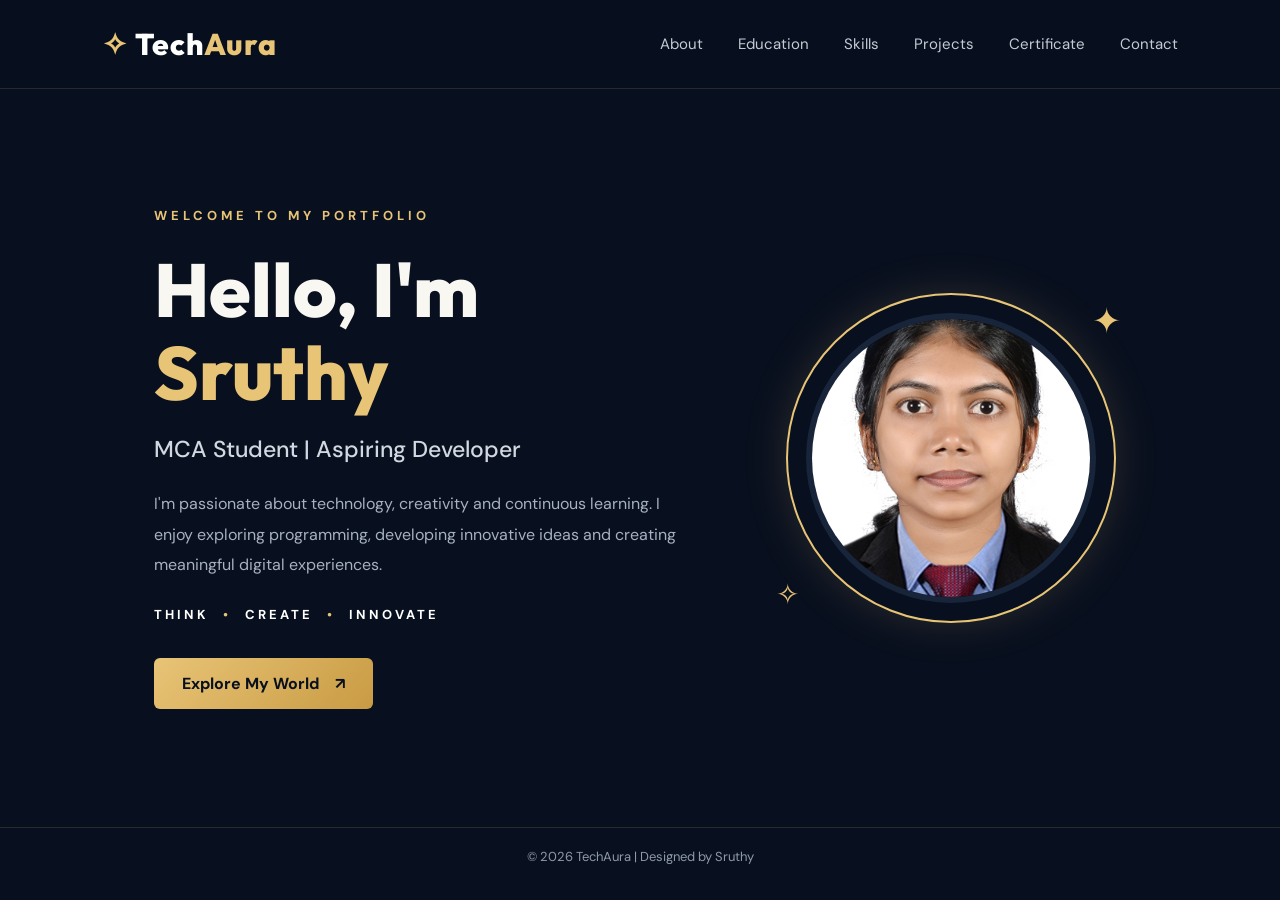
<file: index.html>
<!DOCTYPE html>
<html lang="en">

<head>
    <meta charset="UTF-8">
    <meta name="viewport" content="width=device-width, initial-scale=1.0">

    <title>TechAura | Sruthy Portfolio</title>

    <!-- Google Fonts -->
    <link rel="preconnect" href="https://fonts.googleapis.com">
    <link rel="preconnect" href="https://fonts.gstatic.com" crossorigin>

    <link href="https://fonts.googleapis.com/css2?family=DM+Sans:wght@400;500;600;700&family=Outfit:wght@400;500;600;700;800&display=swap" rel="stylesheet">

    <!-- Internal CSS -->
    <style>

        * {
            margin: 0;
            padding: 0;
            box-sizing: border-box;
        }

        html {
            scroll-behavior: smooth;
        }

        body {
            font-family: 'DM Sans', sans-serif;
            background: #080f1e;
            color: #f8f7f2;
            min-height: 100vh;
            overflow-x: hidden;
        }

        /* Navigation Bar */

        .navbar {
            width: 100%;
            padding: 25px 8%;
            display: flex;
            justify-content: space-between;
            align-items: center;
            background: rgba(8, 15, 30, 0.85);
            border-bottom: 1px solid rgba(232, 196, 119, 0.15);
        }

        .logo {
            font-family: 'Outfit', sans-serif;
            font-size: 30px;
            font-weight: 800;
            color: #ffffff;
            text-decoration: none;
            letter-spacing: 1px;
        }

        .logo span {
            color: #e8c477;
        }

        .logo-icon {
            color: #e8c477;
            margin-right: 7px;
        }

        .nav-links {
            display: flex;
            gap: 35px;
        }

        .nav-links a {
            color: #c5cbd5;
            text-decoration: none;
            font-size: 15px;
            transition: 0.3s;
        }

        .nav-links a:hover {
            color: #e8c477;
        }

        /* Hero Section */

        .hero {
            min-height: 82vh;
            display: flex;
            align-items: center;
            justify-content: space-between;
            padding: 60px 12%;
            gap: 50px;
        }

        .hero-content {
            max-width: 600px;
            animation: slideIn 1s ease;
        }

        .welcome {
            color: #e8c477;
            font-size: 13px;
            font-weight: 700;
            letter-spacing: 4px;
            margin-bottom: 25px;
        }

        .hero h1 {
            font-family: 'Outfit', sans-serif;
            font-size: 75px;
            line-height: 1.1;
            font-weight: 800;
            margin-bottom: 20px;
        }

        .hero h1 span {
            color: #e8c477;
        }

        .hero h2 {
            color: #d2d8e2;
            font-size: 23px;
            font-weight: 500;
            margin-bottom: 25px;
        }

        .description {
            color: #a6b1c2;
            font-size: 16px;
            line-height: 1.9;
            max-width: 530px;
            margin-bottom: 25px;
        }

        .tagline {
            color: #ffffff;
            font-size: 13px;
            font-weight: 700;
            letter-spacing: 3px;
            margin-bottom: 35px;
        }

        .tagline span {
            color: #e8c477;
            margin: 0 8px;
        }

        /* Button */

        .hero-btn {
            display: inline-block;
            background: linear-gradient(135deg, #e8c477, #c99b43);
            color: #080f1e;
            padding: 15px 28px;
            border-radius: 6px;
            text-decoration: none;
            font-weight: 700;
            transition: 0.3s;
        }

        .hero-btn:hover {
            transform: translateY(-5px);
            box-shadow: 0 10px 30px rgba(232, 196, 119, 0.25);
        }

        .hero-btn span {
            margin-left: 12px;
        }

        /* Profile Image */

        .hero-image {
            position: relative;
            width: 350px;
            height: 350px;
            display: flex;
            justify-content: center;
            align-items: center;
            flex-shrink: 0;
        }

        .image-circle {
            position: absolute;
            width: 330px;
            height: 330px;
            border: 2px solid #e8c477;
            border-radius: 50%;
            box-shadow: 0 0 45px rgba(232, 196, 119, 0.15);
        }

        .profile-photo {
            position: relative;
            width: 290px;
            height: 290px;
            object-fit: cover;
            border-radius: 50%;
            border: 6px solid #17243a;
            z-index: 1;
        }

        /* Decorative Stars */

        .star {
            position: absolute;
            color: #e8c477;
            font-size: 35px;
        }

        .star-one {
            top: 15px;
            right: 5px;
        }

        .star-two {
            bottom: 20px;
            left: 0;
            font-size: 28px;
        }

        /* Footer */

        .footer {
            text-align: center;
            padding: 20px;
            color: #8e9aab;
            font-size: 13px;
            border-top: 1px solid rgba(232, 196, 119, 0.15);
        }

        /* Animation */

        @keyframes slideIn {
            from {
                opacity: 0;
                transform: translateX(-40px);
            }

            to {
                opacity: 1;
                transform: translateX(0);
            }
        }

        /* Responsive Design */

        @media (max-width: 950px) {

            .hero {
                padding: 60px 7%;
                gap: 30px;
            }

            .hero h1 {
                font-size: 58px;
            }

            .hero-image {
                width: 280px;
                height: 280px;
            }

            .image-circle {
                width: 270px;
                height: 270px;
            }

            .profile-photo {
                width: 235px;
                height: 235px;
            }

            .nav-links {
                gap: 18px;
            }
        }

        @media (max-width: 650px) {

            .navbar {
                flex-direction: column;
                gap: 20px;
                padding: 20px 5%;
            }

            .nav-links {
                flex-wrap: wrap;
                justify-content: center;
                gap: 15px;
            }

            .nav-links a {
                font-size: 13px;
            }

            .hero {
                flex-direction: column-reverse;
                text-align: center;
                padding: 45px 7%;
            }

            .hero h1 {
                font-size: 48px;
            }

            .hero h2 {
                font-size: 19px;
            }

            .description {
                font-size: 14px;
            }

            .hero-image {
                width: 250px;
                height: 250px;
            }

            .image-circle {
                width: 240px;
                height: 240px;
            }

            .profile-photo {
                width: 210px;
                height: 210px;
            }

            .welcome {
                font-size: 11px;
            }
        }

    </style>

</head>

<body>

    <!-- Navigation Bar -->

    <header class="navbar">

        <a href="index.html" class="logo">
            <span class="logo-icon">✧</span>Tech<span>Aura</span>
        </a>

        <nav class="nav-links">
            <a href="about.html">About</a>
            <a href="education.html">Education</a>
            <a href="skills.html">Skills</a>
            <a href="projects.html">Projects</a>
            <a href="certificate.html">Certificate</a>
            <a href="contact.html">Contact</a>
        </nav>

    </header>


    <!-- Hero Section -->

    <main>

        <section class="hero">

            <div class="hero-content">
            

                <p class="welcome">
                    WELCOME TO MY PORTFOLIO
                </p>

                <h1>
                    Hello, I'm <br>
                    <span>Sruthy</span>
                </h1>

                <h2>
                    MCA Student | Aspiring Developer
                </h2>

                <p class="description">
                    I'm passionate about technology, creativity and
                    continuous learning. I enjoy exploring programming,
                    developing innovative ideas and creating meaningful
                    digital experiences.
                </p>

                <p class="tagline">
                    THINK <span>•</span> CREATE <span>•</span> INNOVATE
                </p>

                <a href="about.html" class="hero-btn">
                    Explore My World <span>↗</span>
                </a>

            </div>


            <!-- Profile Image -->

            <div class="hero-image">

                <div class="image-circle"></div>

                <img
                    src="Assets/images/s.jpeg"
                    alt="Sruthy's Profile Photo"
                    class="profile-photo"
                >

                <div class="star star-one">✦</div>
                <div class="star star-two">✧</div>

            </div>

        </section>

    </main>


    <!-- Footer -->

    <footer class="footer">
        <p>© 2026 TechAura | Designed by Sruthy</p>
    </footer>

</body>
</html>
</file>
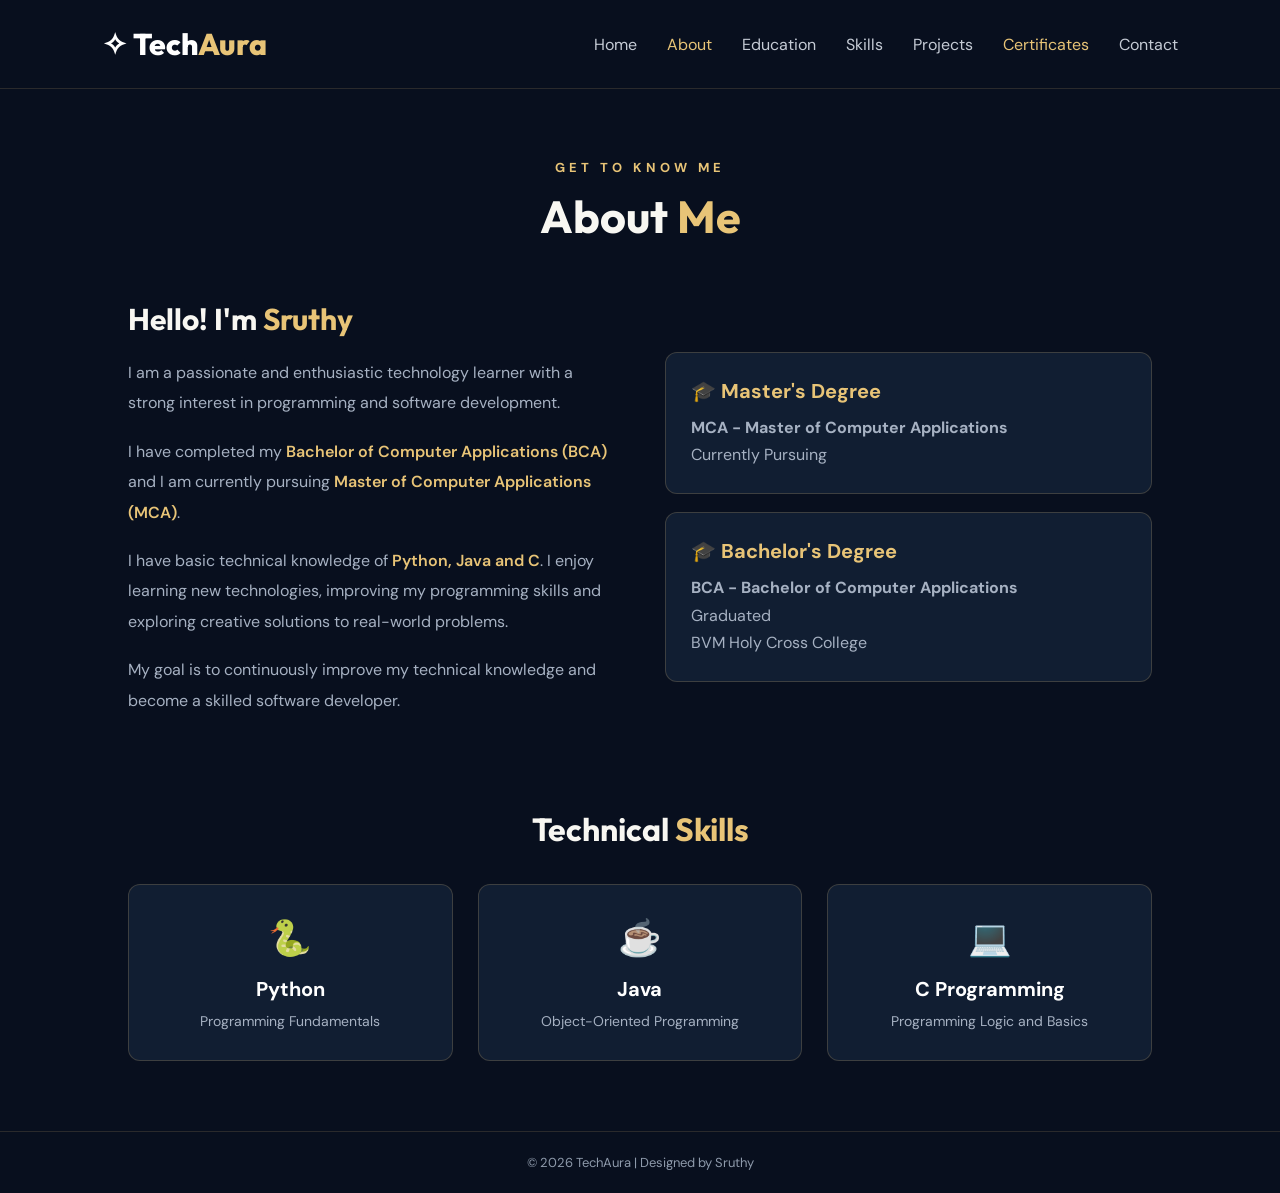
<file: about.html>
<!DOCTYPE html>
<html lang="en">

<head>
    <meta charset="UTF-8">
    <meta name="viewport" content="width=device-width, initial-scale=1.0">

    <title>About Me | TechAura</title>

    <!-- Google Fonts -->
    <link rel="preconnect" href="https://fonts.googleapis.com">
    <link rel="preconnect" href="https://fonts.gstatic.com" crossorigin>

    <link href="https://fonts.googleapis.com/css2?family=DM+Sans:wght@400;500;600;700&family=Outfit:wght@400;500;600;700;800&display=swap" rel="stylesheet">

    <style>

        * {
            margin: 0;
            padding: 0;
            box-sizing: border-box;
        }

        body {
            font-family: 'DM Sans', sans-serif;
            background: #080f1e;
            color: #f8f7f2;
            min-height: 100vh;
        }

        /* Navbar */

        .navbar {
            padding: 25px 8%;
            display: flex;
            justify-content: space-between;
            align-items: center;
            border-bottom: 1px solid rgba(232, 196, 119, 0.15);
        }

        .logo {
            font-family: 'Outfit', sans-serif;
            font-size: 30px;
            font-weight: 800;
            color: white;
            text-decoration: none;
        }

        .logo span {
            color: #e8c477;
        }

        .nav-links {
            display: flex;
            gap: 30px;
        }

        .nav-links a {
            color: #c5cbd5;
            text-decoration: none;
            transition: 0.3s;
        }

        .nav-links a:hover,
        .nav-links .active {
            color: #e8c477;
        }

        /* About Section */

        .about-section {
            padding: 70px 10%;
        }

        .section-heading {
            text-align: center;
            margin-bottom: 55px;
        }

        .section-heading p {
            color: #e8c477;
            letter-spacing: 4px;
            font-size: 13px;
            font-weight: bold;
            margin-bottom: 12px;
        }

        .section-heading h1 {
            font-family: 'Outfit', sans-serif;
            font-size: 45px;
        }

        .section-heading h1 span {
            color: #e8c477;
        }

        /* About Content */

        .about-content {
            display: grid;
            grid-template-columns: 1fr 1fr;
            gap: 50px;
            align-items: center;
        }

        .about-text h2 {
            font-family: 'Outfit', sans-serif;
            font-size: 30px;
            margin-bottom: 20px;
        }

        .about-text h2 span {
            color: #e8c477;
        }

        .about-text p {
            color: #a6b1c2;
            line-height: 1.9;
            font-size: 16px;
            margin-bottom: 18px;
        }

        .highlight {
            color: #e8c477;
            font-weight: 600;
        }

        /* Education Cards */

        .education {
            display: grid;
            gap: 18px;
        }

        .education-card {
            background: #111e32;
            padding: 25px;
            border: 1px solid rgba(232, 196, 119, 0.2);
            border-radius: 12px;
            transition: 0.3s;
        }

        .education-card:hover {
            transform: translateY(-5px);
            border-color: #e8c477;
        }

        .education-card h3 {
            color: #e8c477;
            font-size: 20px;
            margin-bottom: 10px;
        }

        .education-card p {
            color: #a6b1c2;
            line-height: 1.7;
        }

        /* Technical Skills */

        .skills-section {
            margin-top: 75px;
        }

        .skills-section h2 {
            text-align: center;
            font-family: 'Outfit', sans-serif;
            font-size: 32px;
            margin-bottom: 35px;
        }

        .skills-section h2 span {
            color: #e8c477;
        }

        .skills-container {
            display: grid;
            grid-template-columns: repeat(3, 1fr);
            gap: 25px;
        }

        .skill-card {
            background: #111e32;
            padding: 30px 20px;
            border-radius: 12px;
            border: 1px solid rgba(232, 196, 119, 0.2);
            text-align: center;
            transition: 0.3s;
        }

        .skill-card:hover {
            transform: translateY(-7px);
            border-color: #e8c477;
            box-shadow: 0 10px 25px rgba(232, 196, 119, 0.08);
        }

        .skill-card .icon {
            font-size: 35px;
            color: #e8c477;
            margin-bottom: 15px;
        }

        .skill-card h3 {
            color: white;
            font-size: 20px;
            margin-bottom: 10px;
        }

        .skill-card p {
            color: #a6b1c2;
            font-size: 14px;
        }

        /* Footer */

        footer {
            text-align: center;
            padding: 22px;
            color: #8e9aab;
            border-top: 1px solid rgba(232, 196, 119, 0.15);
            font-size: 13px;
        }

        /* Responsive */

        @media (max-width: 750px) {

            .navbar {
                flex-direction: column;
                gap: 20px;
            }

            .nav-links {
                flex-wrap: wrap;
                justify-content: center;
                gap: 15px;
            }

            .about-content {
                grid-template-columns: 1fr;
            }

            .skills-container {
                grid-template-columns: 1fr;
            }

            .section-heading h1 {
                font-size: 35px;
            }

        }

    </style>

</head>

<body>

    <!-- Navigation Bar -->

    <header class="navbar">

        <a href="index.html" class="logo">
            ✧ Tech<span>Aura</span>
        </a>

        <nav class="nav-links">
            <a href="index.html">Home</a>
            <a href="about.html" class="active">About</a>
            <a href="education.html">Education</a>
            <a href="skills.html">Skills</a>
            <a href="projects.html">Projects</a>
            <a href="certificate.html" class="active">Certificates</a>
            <a href="contact.html">Contact</a>
        </nav>

    </header>


    <!-- About Section -->

    <main>

        <section class="about-section">

            <div class="section-heading">
                <p>GET TO KNOW ME</p>
                <h1>About <span>Me</span></h1>
            </div>


            <div class="about-content">

                <!-- Personal Introduction -->

                <div class="about-text">

                    <h2>Hello! I'm <span>Sruthy</span></h2>

                    <p>
                        I am a passionate and enthusiastic technology
                        learner with a strong interest in programming
                        and software development.
                    </p>

                    <p>
                        I have completed my <span class="highlight">Bachelor of Computer Applications (BCA)</span>
                        and I am currently pursuing
                        <span class="highlight">Master of Computer Applications (MCA)</span>.
                    </p>

                    <p>
                        I have basic technical knowledge of
                        <span class="highlight">Python, Java and C</span>.
                        I enjoy learning new technologies, improving
                        my programming skills and exploring creative
                        solutions to real-world problems.
                    </p>

                    <p>
                        My goal is to continuously improve my
                        technical knowledge and become a skilled
                        software developer.
                    </p>

                </div>


                <!-- Education -->

                <div class="education">

                    <div class="education-card">

                        <h3>🎓 Master's Degree</h3>

                        <p>
                            <strong>MCA - Master of Computer Applications</strong>
                        </p>

                        <p>Currently Pursuing</p>

                    </div>


                    <div class="education-card">

                        <h3>🎓 Bachelor's Degree</h3>

                        <p>
                            <strong>BCA - Bachelor of Computer Applications</strong>
                        </p>

                        <p>Graduated</p>

                        <p>BVM Holy Cross College</p>

                    </div>

                </div>

            </div>


            <!-- Technical Skills -->

            <div class="skills-section">

                <h2>Technical <span>Skills</span></h2>

                <div class="skills-container">

                    <div class="skill-card">

                        <div class="icon">🐍</div>

                        <h3>Python</h3>

                        <p>Programming Fundamentals</p>

                    </div>


                    <div class="skill-card">

                        <div class="icon">☕</div>

                        <h3>Java</h3>

                        <p>Object-Oriented Programming</p>

                    </div>


                    <div class="skill-card">

                        <div class="icon">💻</div>

                        <h3>C Programming</h3>

                        <p>Programming Logic and Basics</p>

                    </div>

                </div>

            </div>

        </section>

    </main>


    <!-- Footer -->

    <footer>
        <p>© 2026 TechAura | Designed by Sruthy</p>
    </footer>

</body>

</html>
</file>
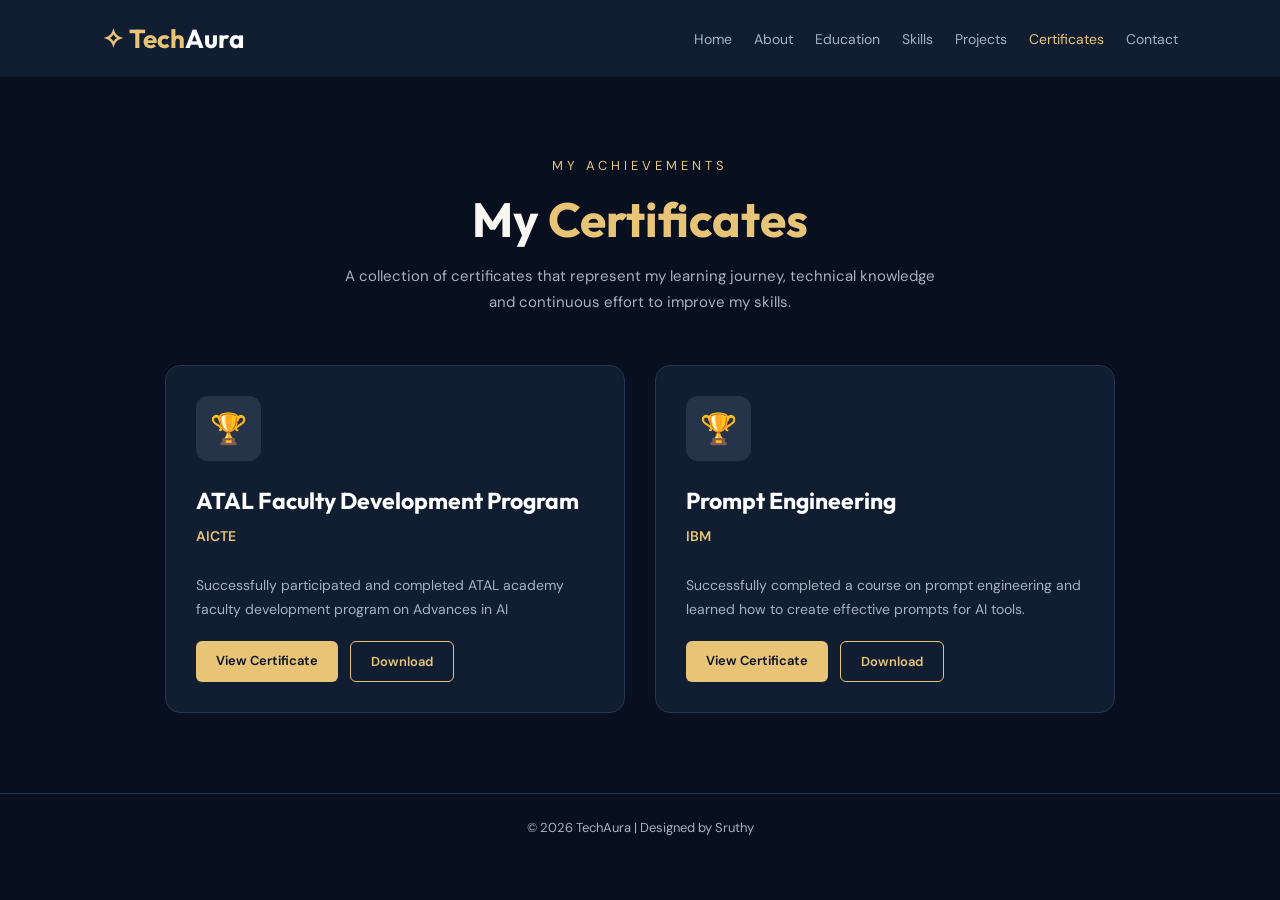
<file: certificate.html>
<!DOCTYPE html>
<html lang="en">
<head>
    <meta charset="UTF-8">
    <meta name="viewport" content="width=device-width, initial-scale=1.0">
    <title>Certificates | TechAura</title>

    <link href="https://fonts.googleapis.com/css2?family=DM+Sans:wght@400;500;600;700&family=Outfit:wght@400;500;600;700&display=swap" rel="stylesheet">

    <style>
        * {
            margin: 0;
            padding: 0;
            box-sizing: border-box;
        }

        body {
            font-family: 'DM Sans', sans-serif;
            background: #080f1e;
            color: #f8f7f2;
            min-height: 100vh;
        }

        /* Navigation */

        header {
            display: flex;
            justify-content: space-between;
            align-items: center;
            padding: 22px 8%;
            background: #111e32;
            flex-wrap: wrap;
            gap: 15px;
        }

        .logo {
            font-family: 'Outfit', sans-serif;
            font-size: 26px;
            font-weight: 700;
            color: #e8c477;
            text-decoration: none;
        }

        .logo span {
            color: #ffffff;
        }

        nav {
            display: flex;
            gap: 22px;
            flex-wrap: wrap;
        }

        nav a {
            text-decoration: none;
            color: #a6b1c2;
            font-size: 14px;
            transition: 0.3s;
        }

        nav a:hover,
        nav a.active {
            color: #e8c477;
        }

        /* Main section */

        .container {
            padding: 80px 8%;
            text-align: center;
        }

        .small-title {
            color: #e8c477;
            letter-spacing: 4px;
            font-size: 13px;
            margin-bottom: 15px;
        }

        h1 {
            font-family: 'Outfit', sans-serif;
            font-size: 48px;
            margin-bottom: 15px;
        }

        h1 span {
            color: #e8c477;
        }

        .description {
            color: #a6b1c2;
            font-size: 15px;
            line-height: 1.7;
            max-width: 600px;
            margin: 0 auto 50px;
        }

        /* Certificate cards */

        .certificate-grid {
            display: grid;
            grid-template-columns: repeat(2, 1fr);
            gap: 30px;
            max-width: 950px;
            margin: auto;
            text-align: left;
        }

        .certificate-card {
            background: #111e32;
            border: 1px solid #253650;
            border-radius: 15px;
            padding: 30px;
            transition: 0.3s;
        }

        .certificate-card:hover {
            transform: translateY(-7px);
            border-color: #e8c477;
            box-shadow: 0 10px 30px rgba(232, 196, 119, 0.08);
        }

        .certificate-icon {
            width: 65px;
            height: 65px;
            display: flex;
            justify-content: center;
            align-items: center;
            background: #26344a;
            border-radius: 12px;
            font-size: 30px;
            margin-bottom: 25px;
        }

        .certificate-card h2 {
            font-family: 'Outfit', sans-serif;
            font-size: 23px;
            margin-bottom: 10px;
            color: #ffffff;
        }

        .certificate-card p {
            color: #a6b1c2;
            font-size: 14px;
            line-height: 1.7;
            margin-bottom: 10px;
        }

        .issuer {
            color: #e8c477 !important;
            font-weight: 600;
            margin-bottom: 25px !important;
        }

        /* Buttons */

        .buttons {
            display: flex;
            gap: 12px;
            flex-wrap: wrap;
            margin-top: 20px;
        }

        .btn {
            display: inline-block;
            padding: 11px 20px;
            border-radius: 6px;
            text-decoration: none;
            font-size: 13px;
            font-weight: 600;
            transition: 0.3s;
        }

        .view-btn {
            background: #e8c477;
            color: #080f1e;
        }

        .view-btn:hover {
            background: #ffe4a3;
        }

        .download-btn {
            border: 1px solid #e8c477;
            color: #e8c477;
        }

        .download-btn:hover {
            background: #e8c477;
            color: #080f1e;
        }

        footer {
            text-align: center;
            padding: 25px;
            color: #a6b1c2;
            border-top: 1px solid #253650;
            font-size: 13px;
        }

        /* Responsive design */

        @media (max-width: 768px) {
            header {
                flex-direction: column;
            }

            nav {
                justify-content: center;
                gap: 14px;
            }

            .container {
                padding: 60px 6%;
            }

            h1 {
                font-size: 36px;
            }

            .certificate-grid {
                grid-template-columns: 1fr;
            }
        }
    </style>
</head>

<body>

    <header>
        <a href="index.html" class="logo">✧ Tech<span>Aura</span></a>

        <nav>
            <a href="index.html">Home</a>
            <a href="about.html">About</a>
            <a href="education.html">Education</a>
            <a href="skills.html">Skills</a>
            <a href="projects.html">Projects</a>
            <a href="certificate.html" class="active">Certificates</a>
            <a href="contact.html">Contact</a>
        </nav>
    </header>

    <section class="container">

        <p class="small-title">MY ACHIEVEMENTS</p>

        <h1>My <span>Certificates</span></h1>

        <p class="description">
            A collection of certificates that represent my learning journey,
            technical knowledge and continuous effort to improve my skills.
        </p>

        <div class="certificate-grid">

            <!-- Certificate 1 -->

            <div class="certificate-card">

                <div class="certificate-icon">🏆</div>

                <h2>ATAL Faculty Development Program</h2>

                <p class="issuer">AICTE</p>

                <p>
                    Successfully participated and completed ATAL academy
                    faculty development program on Advances in AI
                </p>

                <div class="buttons">
                    <a href="Assets/documents/ATAL.pdf"
                       target="_blank" rel="noopener"
                       class="btn view-btn">
                        View Certificate
                    </a>

                    <a href="Assets/documents/ATAL.pdf"
                       download
                       class="btn download-btn">
                        Download
                    </a>
                </div>

            </div>

            <!-- Certificate 2 -->

            <div class="certificate-card">

                <div class="certificate-icon">🏆</div>

                <h2>Prompt Engineering</h2>

                <p class="issuer">IBM</p>

                <p>
                    Successfully completed a course on prompt engineering
                    and learned how to create effective prompts for AI tools.
                </p>

                <div class="buttons">
                    <a href="Assets/documents/PROMPTENGINEERING.pdfgit"
                       target="_blank" rel="noopener"
                       class="btn view-btn">
                        View Certificate
                    </a>

                    <a href="Assets/documents/PROMPTENGINEERING.pdf"
                       download
                       class="btn download-btn">
                        Download
                    </a>
                </div>

            </div>

        </div>

    </section>

    <footer>
        © 2026 TechAura | Designed by Sruthy
    </footer>

</body>
</html>
</file>
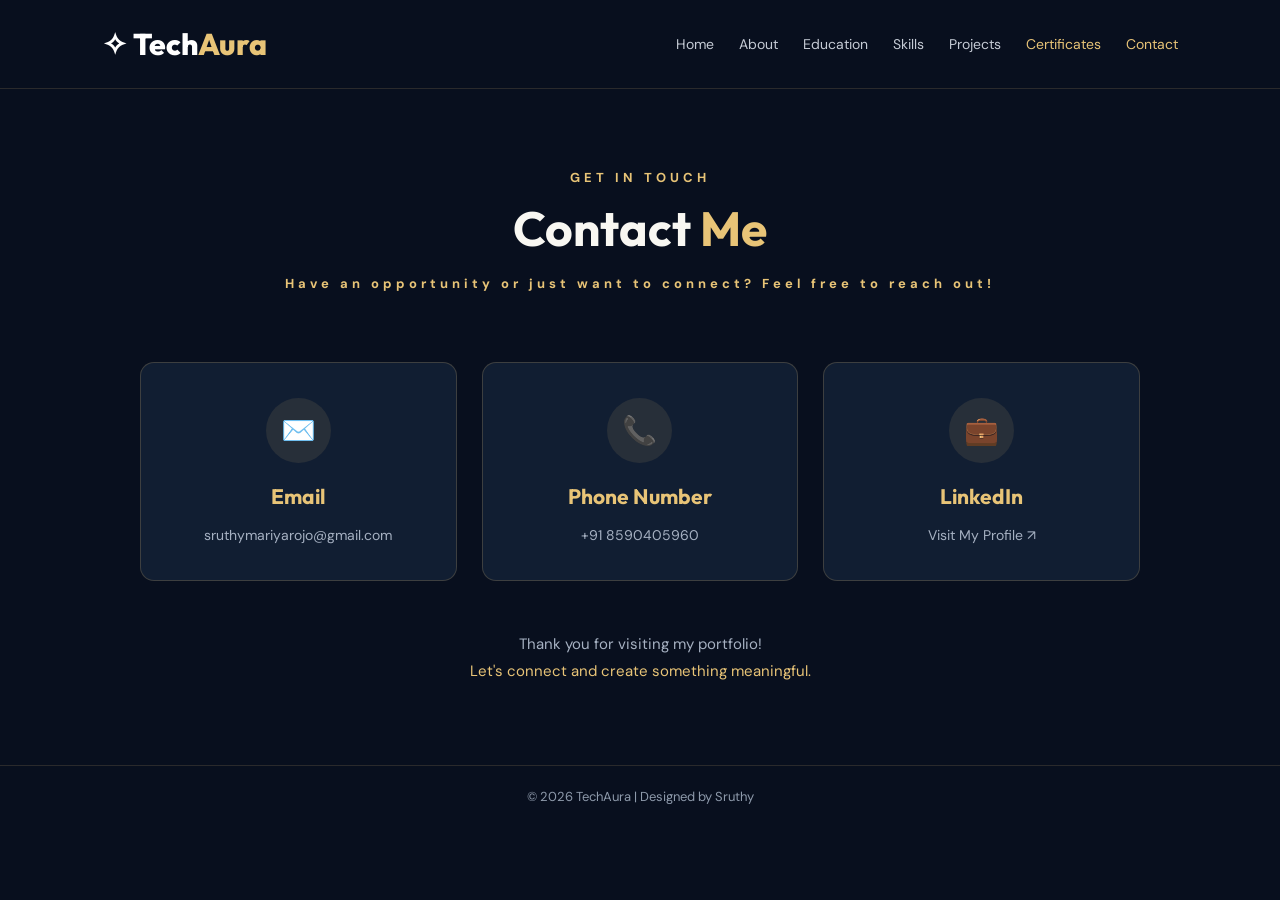
<file: contact.html>
<!DOCTYPE html>
<html lang="en">

<head>
    <meta charset="UTF-8">
    <meta name="viewport" content="width=device-width, initial-scale=1.0">

    <title>Contact Me | TechAura</title>

    <!-- Google Fonts -->
    <link rel="preconnect" href="https://fonts.googleapis.com">
    <link rel="preconnect" href="https://fonts.gstatic.com" crossorigin>

    <link href="https://fonts.googleapis.com/css2?family=DM+Sans:wght@400;500;600;700&family=Outfit:wght@400;500;600;700;800&display=swap" rel="stylesheet">

    <style>

        * {
            margin: 0;
            padding: 0;
            box-sizing: border-box;
        }

        body {
            font-family: 'DM Sans', sans-serif;
            background: #080f1e;
            color: #f8f7f2;
            min-height: 100vh;
        }

        /* Navigation Bar */

        .navbar {
            padding: 25px 8%;
            display: flex;
            justify-content: space-between;
            align-items: center;
            border-bottom: 1px solid rgba(232, 196, 119, 0.15);
        }

        .logo {
            font-family: 'Outfit', sans-serif;
            font-size: 30px;
            font-weight: 800;
            color: white;
            text-decoration: none;
        }

        .logo span {
            color: #e8c477;
        }

        .nav-links {
            display: flex;
            gap: 25px;
        }

        .nav-links a {
            color: #c5cbd5;
            text-decoration: none;
            font-size: 14px;
            transition: 0.3s;
        }

        .nav-links a:hover,
        .nav-links .active {
            color: #e8c477;
        }

        /* Contact Section */

        .contact-section {
            min-height: 75vh;
            padding: 80px 10%;
            display: flex;
            flex-direction: column;
            justify-content: center;
            align-items: center;
        }

        .section-heading {
            text-align: center;
            margin-bottom: 55px;
        }

        .section-heading p {
            color: #e8c477;
            font-size: 13px;
            font-weight: 700;
            letter-spacing: 4px;
            margin-bottom: 12px;
        }

        .section-heading h1 {
            font-family: 'Outfit', sans-serif;
            font-size: 48px;
        }

        .section-heading h1 span {
            color: #e8c477;
        }

        .section-description {
            color: #a6b1c2;
            margin-top: 15px;
            font-size: 15px;
            line-height: 1.7;
        }

        /* Contact Cards */

        .contact-container {
            width: 100%;
            max-width: 1000px;
            display: grid;
            grid-template-columns: repeat(3, 1fr);
            gap: 25px;
        }

        .contact-card {
            background: #111e32;
            padding: 35px 20px;
            text-align: center;
            border: 1px solid rgba(232, 196, 119, 0.2);
            border-radius: 14px;
            transition: 0.3s;
        }

        .contact-card:hover {
            transform: translateY(-8px);
            border-color: #e8c477;
            box-shadow: 0 12px 30px rgba(232, 196, 119, 0.1);
        }

        .contact-icon {
            width: 65px;
            height: 65px;
            margin: 0 auto 20px;
            display: flex;
            justify-content: center;
            align-items: center;
            background: rgba(232, 196, 119, 0.1);
            border-radius: 50%;
            font-size: 28px;
        }

        .contact-card h2 {
            font-family: 'Outfit', sans-serif;
            color: #e8c477;
            font-size: 21px;
            margin-bottom: 15px;
        }

        .contact-card a {
            color: #a6b1c2;
            text-decoration: none;
            font-size: 14px;
            overflow-wrap: anywhere;
            transition: 0.3s;
        }

        .contact-card a:hover {
            color: #e8c477;
        }

        .connect-message {
            text-align: center;
            margin-top: 50px;
            color: #a6b1c2;
            font-size: 15px;
            line-height: 1.8;
        }

        .connect-message span {
            color: #e8c477;
        }

        /* Footer */

        footer {
            text-align: center;
            padding: 22px;
            color: #8e9aab;
            border-top: 1px solid rgba(232, 196, 119, 0.15);
            font-size: 13px;
        }

        /* Responsive Design */

        @media (max-width: 850px) {

            .contact-container {
                grid-template-columns: 1fr 1fr;
            }

        }

        @media (max-width: 600px) {

            .navbar {
                flex-direction: column;
                gap: 20px;
            }

            .nav-links {
                flex-wrap: wrap;
                justify-content: center;
                gap: 15px;
            }

            .section-heading h1 {
                font-size: 36px;
            }

            .contact-container {
                grid-template-columns: 1fr;
            }

            .contact-section {
                padding: 55px 7%;
            }

        }

    </style>

</head>

<body>

    <!-- Navigation Bar -->

    <header class="navbar">

        <a href="index.html" class="logo">
            ✧ Tech<span>Aura</span>
        </a>

        <nav class="nav-links">
            <a href="index.html">Home</a>
            <a href="about.html">About</a>
            <a href="education.html">Education</a>
            <a href="skills.html">Skills</a>
            <a href="projects.html">Projects</a>
            <a href="certificate.html" class="active">Certificates</a>
            <a href="contact.html" class="active">Contact</a>
        </nav>

    </header>


    <!-- Contact Section -->

    <main>

        <section class="contact-section">

            <div class="section-heading">

                <p>GET IN TOUCH</p>

                <h1>Contact <span>Me</span></h1>

                <p class="section-description">
                    Have an opportunity or just want to connect?
                    Feel free to reach out!
                </p>

            </div>


            <div class="contact-container">


                <!-- Email -->

                <div class="contact-card">

                    <div class="contact-icon">✉️</div>

                    <h2>Email</h2>

                    <a href="mailto:sruthymariyarojo@gmail.com">
                        sruthymariyarojo@gmail.com
                    </a>

                </div>


                <!-- Phone -->

                <div class="contact-card">

                    <div class="contact-icon">📞</div>

                    <h2>Phone Number</h2>

                    <a href="tel:8590405960">
                        +91 8590405960
                    </a>

                </div>


                <!-- LinkedIn -->

                <div class="contact-card">

                    <div class="contact-icon">💼</div>

                    <h2>LinkedIn</h2>

                    <a href="https://www.linkedin.com/in/sruthy-mariya-rojo-a36394320"
                       target="_blank">
                        Visit My Profile ↗
                    </a>

                </div>


            </div>


            <div class="connect-message">

                <p>
                    Thank you for visiting my portfolio!
                    <br>
                    <span>Let's connect and create something meaningful.</span>
                </p>

            </div>

        </section>

    </main>


    <!-- Footer -->

    <footer>
        <p>© 2026 TechAura | Designed by Sruthy</p>
    </footer>

</body>

</html>
</file>
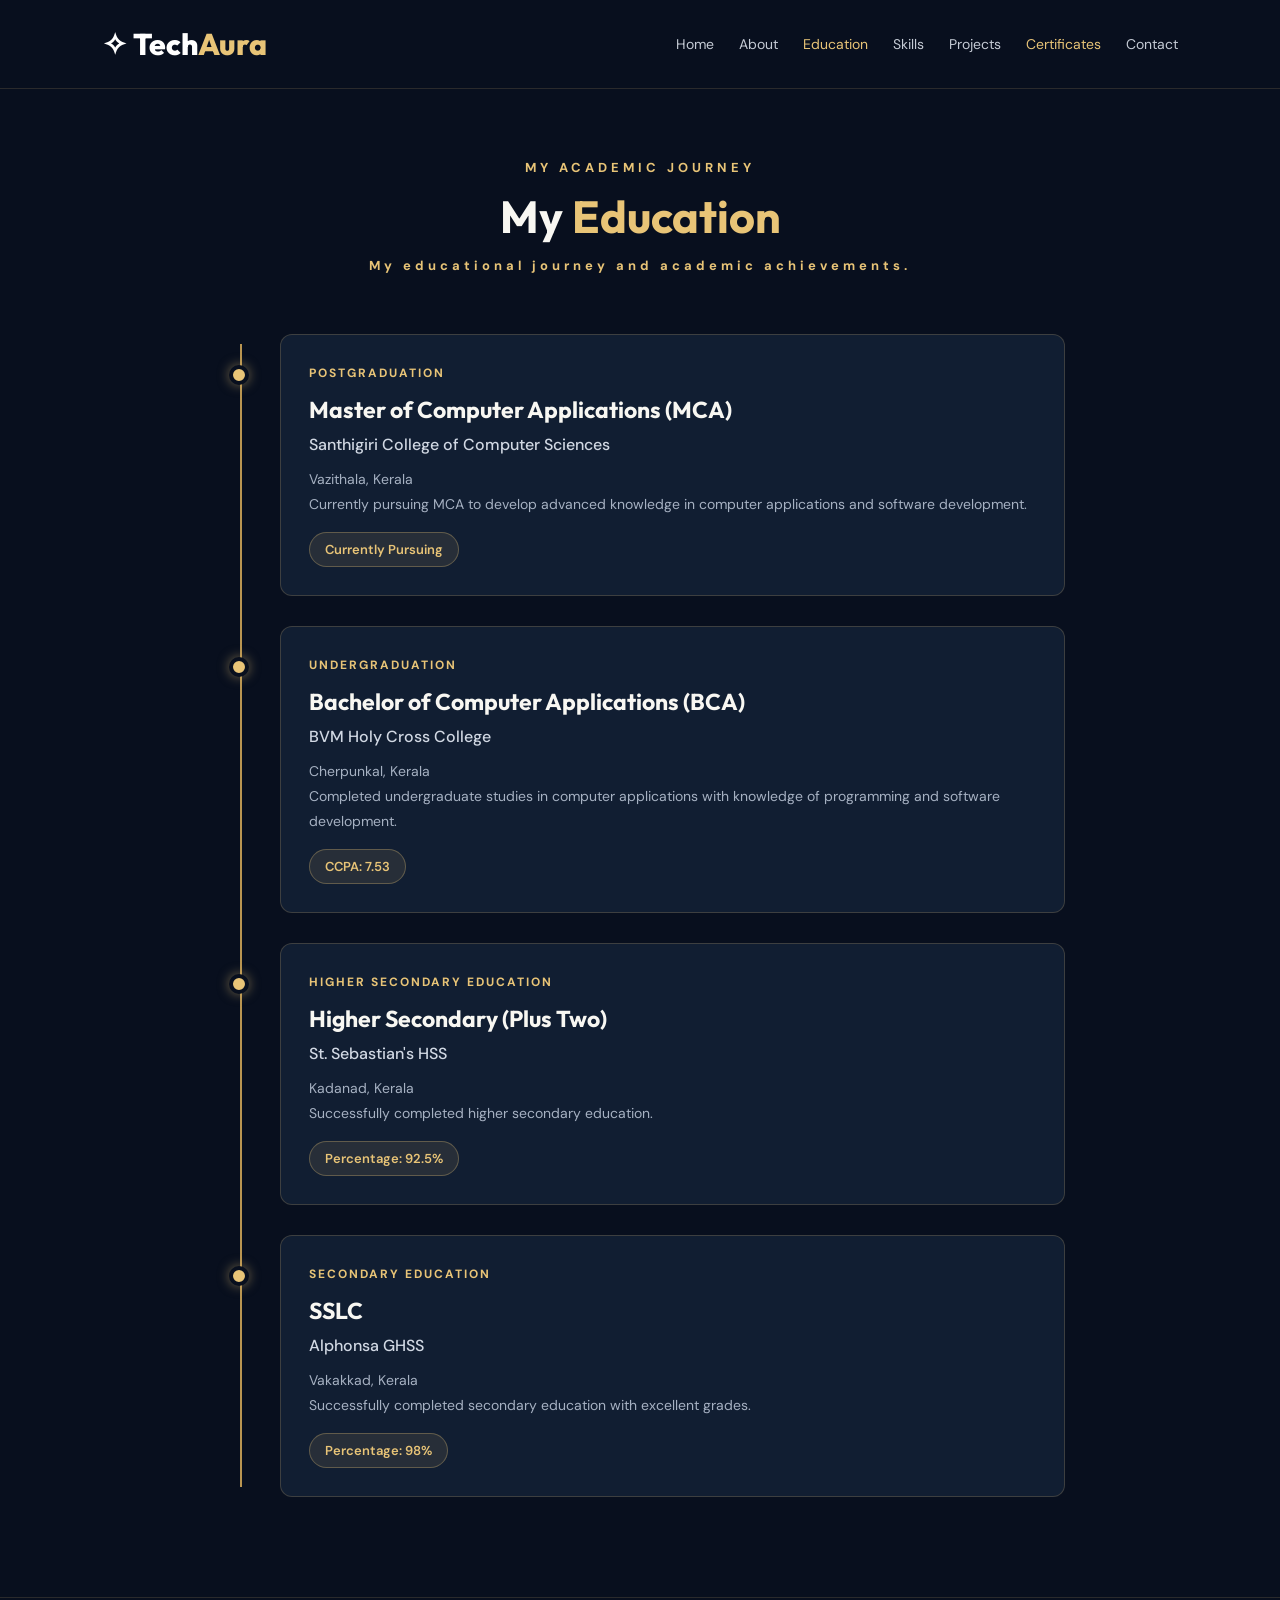
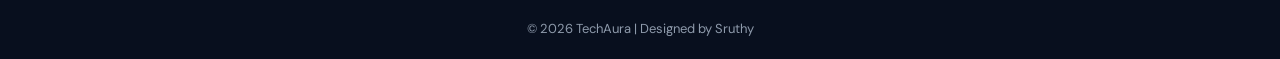
<file: education.html>
<!DOCTYPE html>
<html lang="en">

<head>
    <meta charset="UTF-8">
    <meta name="viewport" content="width=device-width, initial-scale=1.0">

    <title>Education | TechAura</title>

    <!-- Google Fonts -->
    <link rel="preconnect" href="https://fonts.googleapis.com">
    <link rel="preconnect" href="https://fonts.gstatic.com" crossorigin>

    <link href="https://fonts.googleapis.com/css2?family=DM+Sans:wght@400;500;600;700&family=Outfit:wght@400;500;600;700;800&display=swap" rel="stylesheet">

    <style>

        * {
            margin: 0;
            padding: 0;
            box-sizing: border-box;
        }

        body {
            font-family: 'DM Sans', sans-serif;
            background: #080f1e;
            color: #f8f7f2;
            min-height: 100vh;
        }

        /* Navigation Bar */

        .navbar {
            padding: 25px 8%;
            display: flex;
            justify-content: space-between;
            align-items: center;
            border-bottom: 1px solid rgba(232, 196, 119, 0.15);
        }

        .logo {
            font-family: 'Outfit', sans-serif;
            font-size: 30px;
            font-weight: 800;
            color: white;
            text-decoration: none;
        }

        .logo span {
            color: #e8c477;
        }

        .nav-links {
            display: flex;
            gap: 25px;
        }

        .nav-links a {
            color: #c5cbd5;
            text-decoration: none;
            font-size: 14px;
            transition: 0.3s;
        }

        .nav-links a:hover,
        .nav-links .active {
            color: #e8c477;
        }

        /* Education Section */

        .education-section {
            padding: 70px 10%;
        }

        .section-heading {
            text-align: center;
            margin-bottom: 60px;
        }

        .section-heading p {
            color: #e8c477;
            font-size: 13px;
            letter-spacing: 4px;
            font-weight: 700;
            margin-bottom: 12px;
        }

        .section-heading h1 {
            font-family: 'Outfit', sans-serif;
            font-size: 45px;
        }

        .section-heading h1 span {
            color: #e8c477;
        }

        .section-description {
            color: #a6b1c2;
            margin-top: 12px;
            font-size: 15px;
        }

        /* Timeline */

        .timeline {
            max-width: 850px;
            margin: auto;
            position: relative;
        }

        .timeline::before {
            content: "";
            position: absolute;
            left: 25px;
            top: 10px;
            bottom: 10px;
            width: 2px;
            background: #b99551;
        }

        .education-card {
            position: relative;
            margin-bottom: 30px;
            margin-left: 65px;
            padding: 28px;
            background: #111e32;
            border: 1px solid rgba(232, 196, 119, 0.2);
            border-radius: 12px;
            transition: 0.3s;
        }

        .education-card:hover {
            transform: translateY(-5px);
            border-color: #e8c477;
            box-shadow: 0 10px 30px rgba(232, 196, 119, 0.08);
        }

        .timeline-dot {
            position: absolute;
            left: -52px;
            top: 30px;
            width: 20px;
            height: 20px;
            background: #e8c477;
            border: 4px solid #080f1e;
            border-radius: 50%;
            box-shadow: 0 0 12px rgba(232, 196, 119, 0.5);
        }

        .education-card .level {
            color: #e8c477;
            font-size: 12px;
            font-weight: 700;
            letter-spacing: 2px;
            margin-bottom: 10px;
        }

        .education-card h2 {
            font-family: 'Outfit', sans-serif;
            font-size: 23px;
            margin-bottom: 10px;
        }

        .education-card h3 {
            color: #d1d8e3;
            font-size: 16px;
            font-weight: 500;
            margin-bottom: 12px;
        }

        .education-card p {
            color: #a6b1c2;
            font-size: 14px;
            line-height: 1.8;
        }

        .result {
            display: inline-block;
            margin-top: 15px;
            padding: 8px 15px;
            background: rgba(232, 196, 119, 0.1);
            border: 1px solid rgba(232, 196, 119, 0.3);
            color: #e8c477;
            border-radius: 20px;
            font-size: 13px;
            font-weight: 600;
        }

        /* Footer */

        footer {
            text-align: center;
            padding: 22px;
            color: #8e9aab;
            border-top: 1px solid rgba(232, 196, 119, 0.15);
            font-size: 13px;
        }

        /* Responsive Design */

        @media (max-width: 750px) {

            .navbar {
                flex-direction: column;
                gap: 20px;
            }

            .nav-links {
                flex-wrap: wrap;
                justify-content: center;
                gap: 15px;
            }

            .section-heading h1 {
                font-size: 35px;
            }

            .education-section {
                padding: 50px 6%;
            }

            .education-card {
                padding: 20px;
            }

            .education-card h2 {
                font-size: 20px;
            }

        }

    </style>

</head>

<body>

    <!-- Navigation Bar -->

    <header class="navbar">

        <a href="index.html" class="logo">
            ✧ Tech<span>Aura</span>
        </a>

        <nav class="nav-links">
            <a href="index.html">Home</a>
            <a href="about.html">About</a>
            <a href="education.html" class="active">Education</a>
            <a href="skills.html">Skills</a>
            <a href="projects.html">Projects</a>
            <a href="certificate.html" class="active">Certificates</a>
            <a href="contact.html">Contact</a>
        </nav>

    </header>


    <!-- Education Section -->

    <main>

        <section class="education-section">

            <div class="section-heading">

                <p>MY ACADEMIC JOURNEY</p>

                <h1>My <span>Education</span></h1>

                <p class="section-description">
                    My educational journey and academic achievements.
                </p>

            </div>


            <div class="timeline">


                <!-- MCA -->

                <div class="education-card">

                    <div class="timeline-dot"></div>

                    <p class="level">POSTGRADUATION</p>

                    <h2>Master of Computer Applications (MCA)</h2>

                    <h3>Santhigiri College of Computer Sciences</h3>

                    <p>
                        Vazithala, Kerala
                    </p>

                    <p>
                        Currently pursuing MCA to develop advanced
                        knowledge in computer applications and
                        software development.
                    </p>

                    <span class="result">
                        Currently Pursuing
                    </span>

                </div>


                <!-- BCA -->

                <div class="education-card">

                    <div class="timeline-dot"></div>

                    <p class="level">UNDERGRADUATION</p>

                    <h2>Bachelor of Computer Applications (BCA)</h2>

                    <h3>BVM Holy Cross College</h3>

                    <p>
                        Cherpunkal, Kerala
                    </p>

                    <p>
                        Completed undergraduate studies in computer
                        applications with knowledge of programming
                        and software development.
                    </p>

                    <span class="result">
                        CCPA: 7.53
                    </span>

                </div>


                <!-- Higher Secondary -->

                <div class="education-card">

                    <div class="timeline-dot"></div>

                    <p class="level">HIGHER SECONDARY EDUCATION</p>

                    <h2>Higher Secondary (Plus Two)</h2>

                    <h3>St. Sebastian's HSS</h3>

                    <p>
                        Kadanad, Kerala
                    </p>

                    <p>
                        Successfully completed higher secondary
                        education.
                    </p>

                    <span class="result">
                        Percentage: 92.5%
                    </span>

                </div>


                <!-- SSLC -->

                <div class="education-card">

                    <div class="timeline-dot"></div>

                    <p class="level">SECONDARY EDUCATION</p>

                    <h2>SSLC</h2>

                    <h3>Alphonsa GHSS</h3>

                    <p>
                        Vakakkad, Kerala
                    </p>

                    <p>
                        Successfully completed secondary education
                        with excellent grades.
                    </p>

                    <span class="result">
                        Percentage: 98%
                    </span>

                </div>


            </div>

        </section>

    </main>


    <!-- Footer -->

    <footer>
        <p>© 2026 TechAura | Designed by Sruthy</p>
    </footer>

</body>

</html>
</file>
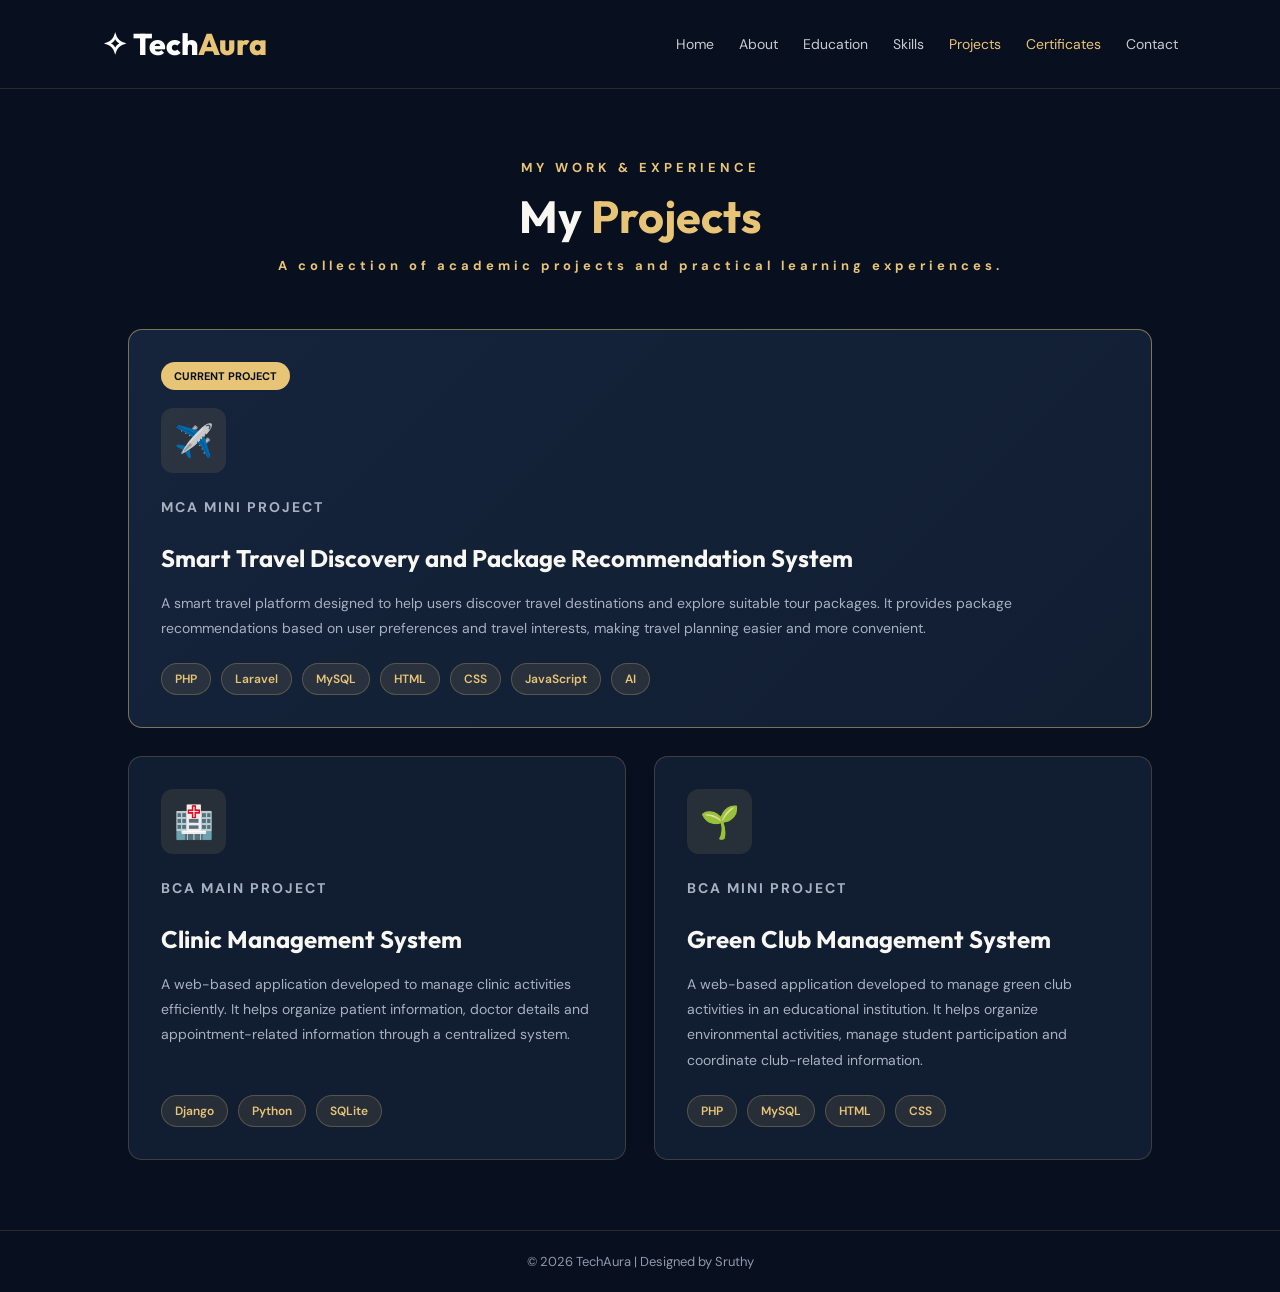
<file: projects.html>
<!DOCTYPE html>
<html lang="en">

<head>
    <meta charset="UTF-8">
    <meta name="viewport" content="width=device-width, initial-scale=1.0">

    <title>My Projects | TechAura</title>

    <!-- Google Fonts -->
    <link rel="preconnect" href="https://fonts.googleapis.com">
    <link rel="preconnect" href="https://fonts.gstatic.com" crossorigin>

    <link href="https://fonts.googleapis.com/css2?family=DM+Sans:wght@400;500;600;700&family=Outfit:wght@400;500;600;700;800&display=swap" rel="stylesheet">

    <style>

        * {
            margin: 0;
            padding: 0;
            box-sizing: border-box;
        }

        body {
            font-family: 'DM Sans', sans-serif;
            background: #080f1e;
            color: #f8f7f2;
            min-height: 100vh;
        }

        /* Navigation Bar */

        .navbar {
            padding: 25px 8%;
            display: flex;
            justify-content: space-between;
            align-items: center;
            border-bottom: 1px solid rgba(232, 196, 119, 0.15);
        }

        .logo {
            font-family: 'Outfit', sans-serif;
            font-size: 30px;
            font-weight: 800;
            color: white;
            text-decoration: none;
        }

        .logo span {
            color: #e8c477;
        }

        .nav-links {
            display: flex;
            gap: 25px;
        }

        .nav-links a {
            color: #c5cbd5;
            text-decoration: none;
            font-size: 14px;
            transition: 0.3s;
        }

        .nav-links a:hover,
        .nav-links .active {
            color: #e8c477;
        }

        /* Projects Section */

        .projects-section {
            padding: 70px 10%;
        }

        .section-heading {
            text-align: center;
            margin-bottom: 55px;
        }

        .section-heading p {
            color: #e8c477;
            font-size: 13px;
            font-weight: 700;
            letter-spacing: 4px;
            margin-bottom: 12px;
        }

        .section-heading h1 {
            font-family: 'Outfit', sans-serif;
            font-size: 45px;
        }

        .section-heading h1 span {
            color: #e8c477;
        }

        .section-description {
            color: #a6b1c2;
            margin-top: 12px;
            font-size: 15px;
        }

        /* Project Cards */

        .projects-container {
            display: grid;
            grid-template-columns: repeat(2, 1fr);
            gap: 28px;
        }

        .project-card {
            background: #111e32;
            border: 1px solid rgba(232, 196, 119, 0.2);
            border-radius: 14px;
            padding: 32px;
            transition: 0.3s;
            display: flex;
            flex-direction: column;
        }

        .project-card:hover {
            transform: translateY(-8px);
            border-color: #e8c477;
            box-shadow: 0 12px 30px rgba(232, 196, 119, 0.08);
        }

        .project-icon {
            width: 65px;
            height: 65px;
            display: flex;
            justify-content: center;
            align-items: center;
            background: rgba(232, 196, 119, 0.1);
            border-radius: 12px;
            font-size: 32px;
            margin-bottom: 22px;
        }

        .project-type {
            color: #e8c477;
            font-size: 12px;
            font-weight: 700;
            letter-spacing: 2px;
            margin-bottom: 12px;
        }

        .project-card h2 {
            font-family: 'Outfit', sans-serif;
            font-size: 24px;
            margin-bottom: 15px;
            line-height: 1.4;
        }

        .project-card p {
            color: #a6b1c2;
            font-size: 14px;
            line-height: 1.8;
            margin-bottom: 22px;
        }

        /* Technology Tags */

        .tech-stack {
            display: flex;
            flex-wrap: wrap;
            gap: 10px;
            margin-top: auto;
        }

        .tech-stack span {
            color: #e8c477;
            background: rgba(232, 196, 119, 0.1);
            border: 1px solid rgba(232, 196, 119, 0.25);
            padding: 7px 13px;
            border-radius: 20px;
            font-size: 12px;
            font-weight: 600;
        }

        /* Featured Project */

        .featured {
            grid-column: 1 / -1;
            border-color: rgba(232, 196, 119, 0.5);
            background: linear-gradient(135deg, #15243b, #111e32);
        }

        .featured-label {
            display: inline-block;
            width: fit-content;
            color: #080f1e;
            background: #e8c477;
            padding: 7px 13px;
            border-radius: 20px;
            font-size: 11px;
            font-weight: 700;
            margin-bottom: 18px;
        }

        /* Footer */

        footer {
            text-align: center;
            padding: 22px;
            color: #8e9aab;
            border-top: 1px solid rgba(232, 196, 119, 0.15);
            font-size: 13px;
        }

        /* Responsive Design */

        @media (max-width: 750px) {

            .navbar {
                flex-direction: column;
                gap: 20px;
            }

            .nav-links {
                flex-wrap: wrap;
                justify-content: center;
                gap: 15px;
            }

            .projects-container {
                grid-template-columns: 1fr;
            }

            .featured {
                grid-column: auto;
            }

            .section-heading h1 {
                font-size: 35px;
            }

            .projects-section {
                padding: 50px 7%;
            }

        }

    </style>

</head>

<body>

    <!-- Navigation Bar -->

    <header class="navbar">

        <a href="index.html" class="logo">
            ✧ Tech<span>Aura</span>
        </a>

        <nav class="nav-links">
            <a href="index.html">Home</a>
            <a href="about.html">About</a>
            <a href="education.html">Education</a>
            <a href="skills.html">Skills</a>
            <a href="projects.html" class="active">Projects</a>
            <a href="certificate.html" class="active">Certificates</a>
            <a href="contact.html">Contact</a>
        </nav>

    </header>


    <!-- Projects Section -->

    <main>

        <section class="projects-section">

            <div class="section-heading">

                <p>MY WORK & EXPERIENCE</p>

                <h1>My <span>Projects</span></h1>

                <p class="section-description">
                    A collection of academic projects and practical learning experiences.
                </p>

            </div>


            <div class="projects-container">


                <!-- MCA Mini Project -->

                <div class="project-card featured">

                    <span class="featured-label">
                        CURRENT PROJECT
                    </span>

                    <div class="project-icon">✈️</div>

                    <p class="project-type">MCA MINI PROJECT</p>

                    <h2>
                        Smart Travel Discovery and Package Recommendation System
                    </h2>

                    <p>
                        A smart travel platform designed to help users
                        discover travel destinations and explore suitable
                        tour packages. It provides package recommendations
                        based on user preferences and travel interests,
                        making travel planning easier and more convenient.
                    </p>

                    <div class="tech-stack">
                        <span>PHP</span>
                        <span>Laravel</span>
                        <span>MySQL</span>
                        <span>HTML</span>
                        <span>CSS</span>
                        <span>JavaScript</span>
                        <span>AI</span>
                    </div>

                </div>


                <!-- BCA Main Project -->

                <div class="project-card">

                    <div class="project-icon">🏥</div>

                    <p class="project-type">BCA MAIN PROJECT</p>

                    <h2>Clinic Management System</h2>

                    <p>
                        A web-based application developed to manage
                        clinic activities efficiently. It helps organize
                        patient information, doctor details and
                        appointment-related information through a
                        centralized system.
                    </p>

                    <div class="tech-stack">
                        <span>Django</span>
                        <span>Python</span>
                        <span>SQLite</span>
                    </div>

                </div>


                <!-- BCA Mini Project -->

                <div class="project-card">

                    <div class="project-icon">🌱</div>

                    <p class="project-type">BCA MINI PROJECT</p>

                    <h2>Green Club Management System</h2>

                    <p>
                        A web-based application developed to manage
                        green club activities in an educational
                        institution. It helps organize environmental
                        activities, manage student participation
                        and coordinate club-related information.
                    </p>

                    <div class="tech-stack">
                        <span>PHP</span>
                        <span>MySQL</span>
                        <span>HTML</span>
                        <span>CSS</span>
                    </div>

                </div>


            </div>

        </section>

    </main>


    <!-- Footer -->

    <footer>
        <p>© 2026 TechAura | Designed by Sruthy</p>
    </footer>

</body>

</html>
</file>
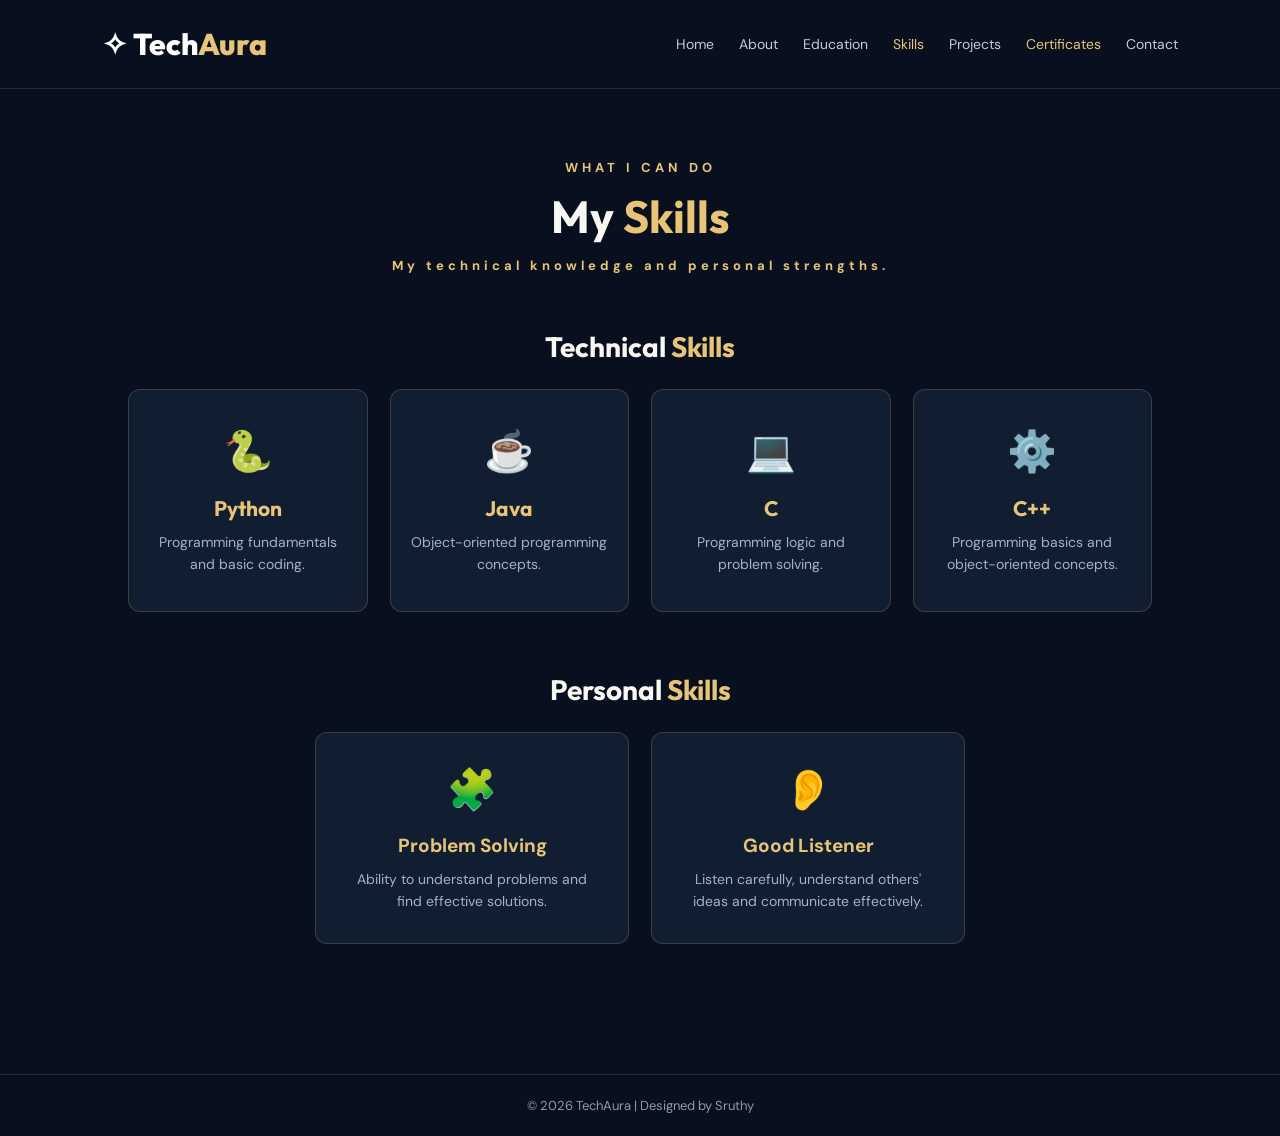
<file: skills.html>
<!DOCTYPE html>
<html lang="en">

<head>
    <meta charset="UTF-8">
    <meta name="viewport" content="width=device-width, initial-scale=1.0">

    <title>My Skills | TechAura</title>

    <!-- Google Fonts -->
    <link rel="preconnect" href="https://fonts.googleapis.com">
    <link rel="preconnect" href="https://fonts.gstatic.com" crossorigin>

    <link href="https://fonts.googleapis.com/css2?family=DM+Sans:wght@400;500;600;700&family=Outfit:wght@400;500;600;700;800&display=swap" rel="stylesheet">

    <style>

        * {
            margin: 0;
            padding: 0;
            box-sizing: border-box;
        }

        body {
            font-family: 'DM Sans', sans-serif;
            background: #080f1e;
            color: #f8f7f2;
            min-height: 100vh;
        }

        /* Navigation Bar */

        .navbar {
            padding: 25px 8%;
            display: flex;
            justify-content: space-between;
            align-items: center;
            border-bottom: 1px solid rgba(232, 196, 119, 0.15);
        }

        .logo {
            font-family: 'Outfit', sans-serif;
            font-size: 30px;
            font-weight: 800;
            color: white;
            text-decoration: none;
        }

        .logo span {
            color: #e8c477;
        }

        .nav-links {
            display: flex;
            gap: 25px;
        }

        .nav-links a {
            color: #c5cbd5;
            text-decoration: none;
            font-size: 14px;
            transition: 0.3s;
        }

        .nav-links a:hover,
        .nav-links .active {
            color: #e8c477;
        }

        /* Skills Section */

        .skills-section {
            padding: 70px 10%;
        }

        .section-heading {
            text-align: center;
            margin-bottom: 55px;
        }

        .section-heading p {
            color: #e8c477;
            font-size: 13px;
            font-weight: 700;
            letter-spacing: 4px;
            margin-bottom: 12px;
        }

        .section-heading h1 {
            font-family: 'Outfit', sans-serif;
            font-size: 45px;
        }

        .section-heading h1 span {
            color: #e8c477;
        }

        .section-description {
            color: #a6b1c2;
            margin-top: 12px;
            font-size: 15px;
        }

        /* Skill Category */

        .skill-category {
            margin-bottom: 60px;
        }

        .category-title {
            font-family: 'Outfit', sans-serif;
            font-size: 28px;
            margin-bottom: 25px;
            text-align: center;
        }

        .category-title span {
            color: #e8c477;
        }

        /* Skill Cards */

        .skills-container {
            display: grid;
            grid-template-columns: repeat(4, 1fr);
            gap: 22px;
        }

        .skill-card {
            background: #111e32;
            padding: 35px 20px;
            border: 1px solid rgba(232, 196, 119, 0.2);
            border-radius: 12px;
            text-align: center;
            transition: 0.3s;
        }

        .skill-card:hover {
            transform: translateY(-8px);
            border-color: #e8c477;
            box-shadow: 0 10px 30px rgba(232, 196, 119, 0.1);
        }

        .skill-icon {
            font-size: 40px;
            margin-bottom: 18px;
        }

        .skill-card h3 {
            font-family: 'Outfit', sans-serif;
            font-size: 21px;
            margin-bottom: 10px;
            color: #e8c477;
        }

        .skill-card p {
            color: #a6b1c2;
            font-size: 14px;
            line-height: 1.6;
        }

        /* Personal Skills */

        .personal-container {
            display: grid;
            grid-template-columns: repeat(2, 1fr);
            gap: 22px;
            max-width: 650px;
            margin: auto;
        }

        .personal-card {
            background: #111e32;
            padding: 30px;
            border: 1px solid rgba(232, 196, 119, 0.2);
            border-radius: 12px;
            text-align: center;
            transition: 0.3s;
        }

        .personal-card:hover {
            transform: translateY(-7px);
            border-color: #e8c477;
        }

        .personal-card .skill-icon {
            color: #e8c477;
        }

        .personal-card h3 {
            font-size: 19px;
            color: #e8c477;
            margin-bottom: 10px;
        }

        .personal-card p {
            color: #a6b1c2;
            font-size: 14px;
            line-height: 1.6;
        }

        /* Footer */

        footer {
            text-align: center;
            padding: 22px;
            color: #8e9aab;
            border-top: 1px solid rgba(232, 196, 119, 0.15);
            font-size: 13px;
        }

        /* Responsive Design */

        @media (max-width: 850px) {

            .skills-container {
                grid-template-columns: repeat(2, 1fr);
            }

        }

        @media (max-width: 600px) {

            .navbar {
                flex-direction: column;
                gap: 20px;
            }

            .nav-links {
                flex-wrap: wrap;
                justify-content: center;
                gap: 15px;
            }

            .section-heading h1 {
                font-size: 35px;
            }

            .skills-container {
                grid-template-columns: 1fr;
            }

            .personal-container {
                grid-template-columns: 1fr;
            }

            .skills-section {
                padding: 50px 7%;
            }

        }

    </style>

</head>

<body>

    <!-- Navigation Bar -->

    <header class="navbar">

        <a href="index.html" class="logo">
            ✧ Tech<span>Aura</span>
        </a>

        <nav class="nav-links">
            <a href="index.html">Home</a>
            <a href="about.html">About</a>
            <a href="education.html">Education</a>
            <a href="skills.html" class="active">Skills</a>
            <a href="projects.html">Projects</a>
            <a href="certificate.html" class="active">Certificates</a>
            <a href="contact.html">Contact</a>
        </nav>

    </header>


    <!-- Skills Section -->

    <main>

        <section class="skills-section">

            <div class="section-heading">

                <p>WHAT I CAN DO</p>

                <h1>My <span>Skills</span></h1>

                <p class="section-description">
                    My technical knowledge and personal strengths.
                </p>

            </div>


            <!-- Technical Skills -->

            <div class="skill-category">

                <h2 class="category-title">
                    Technical <span>Skills</span>
                </h2>

                <div class="skills-container">


                    <div class="skill-card">

                        <div class="skill-icon">🐍</div>

                        <h3>Python</h3>

                        <p>
                            Programming fundamentals and basic coding.
                        </p>

                    </div>


                    <div class="skill-card">

                        <div class="skill-icon">☕</div>

                        <h3>Java</h3>

                        <p>
                            Object-oriented programming concepts.
                        </p>

                    </div>


                    <div class="skill-card">

                        <div class="skill-icon">💻</div>

                        <h3>C</h3>

                        <p>
                            Programming logic and problem solving.
                        </p>

                    </div>


                    <div class="skill-card">

                        <div class="skill-icon">⚙️</div>

                        <h3>C++</h3>

                        <p>
                            Programming basics and object-oriented concepts.
                        </p>

                    </div>


                </div>

            </div>


            <!-- Personal Skills -->

            <div class="skill-category">

                <h2 class="category-title">
                    Personal <span>Skills</span>
                </h2>

                <div class="personal-container">


                    <div class="personal-card">

                        <div class="skill-icon">🧩</div>

                        <h3>Problem Solving</h3>

                        <p>
                            Ability to understand problems and find
                            effective solutions.
                        </p>

                    </div>


                    <div class="personal-card">

                        <div class="skill-icon">👂</div>

                        <h3>Good Listener</h3>

                        <p>
                            Listen carefully, understand others'
                            ideas and communicate effectively.
                        </p>

                    </div>


                </div>

            </div>

        </section>

    </main>


    <!-- Footer -->

    <footer>
        <p>© 2026 TechAura | Designed by Sruthy</p>
    </footer>

</body>

</html>
</file>
